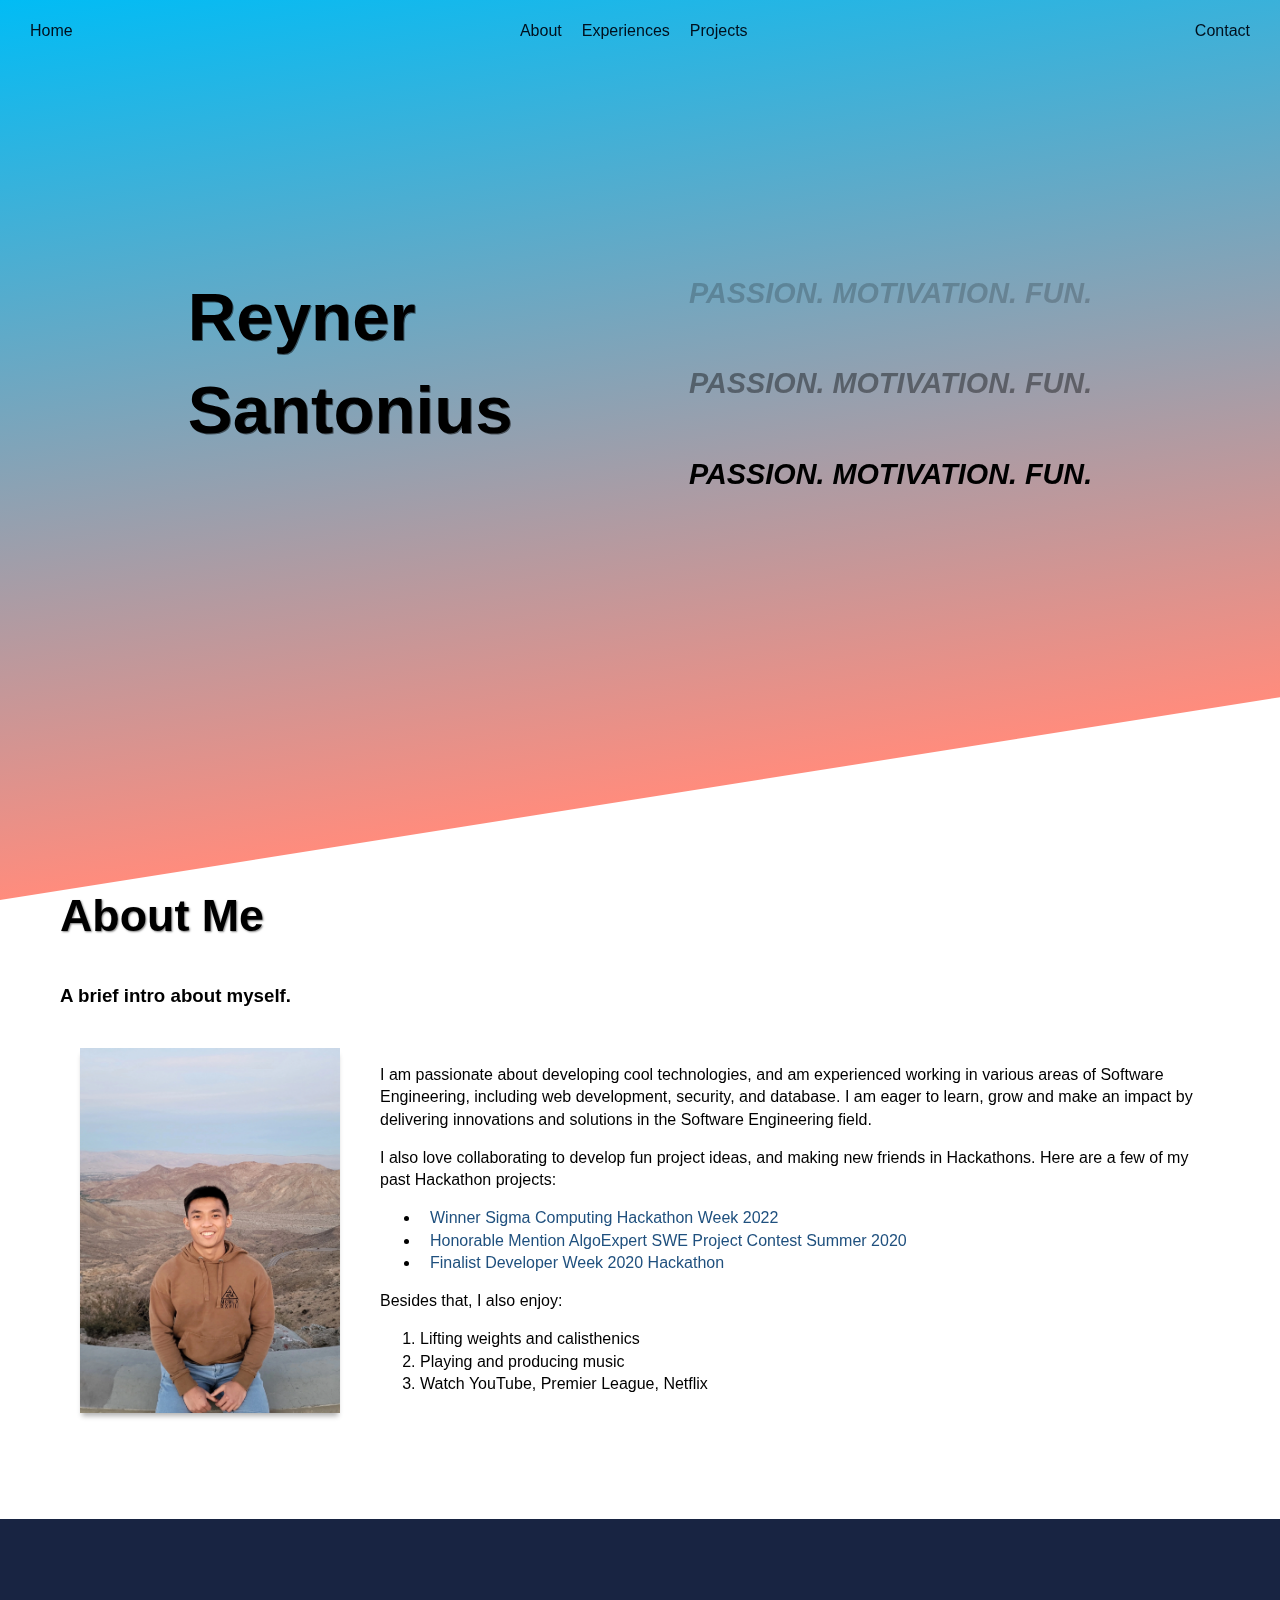
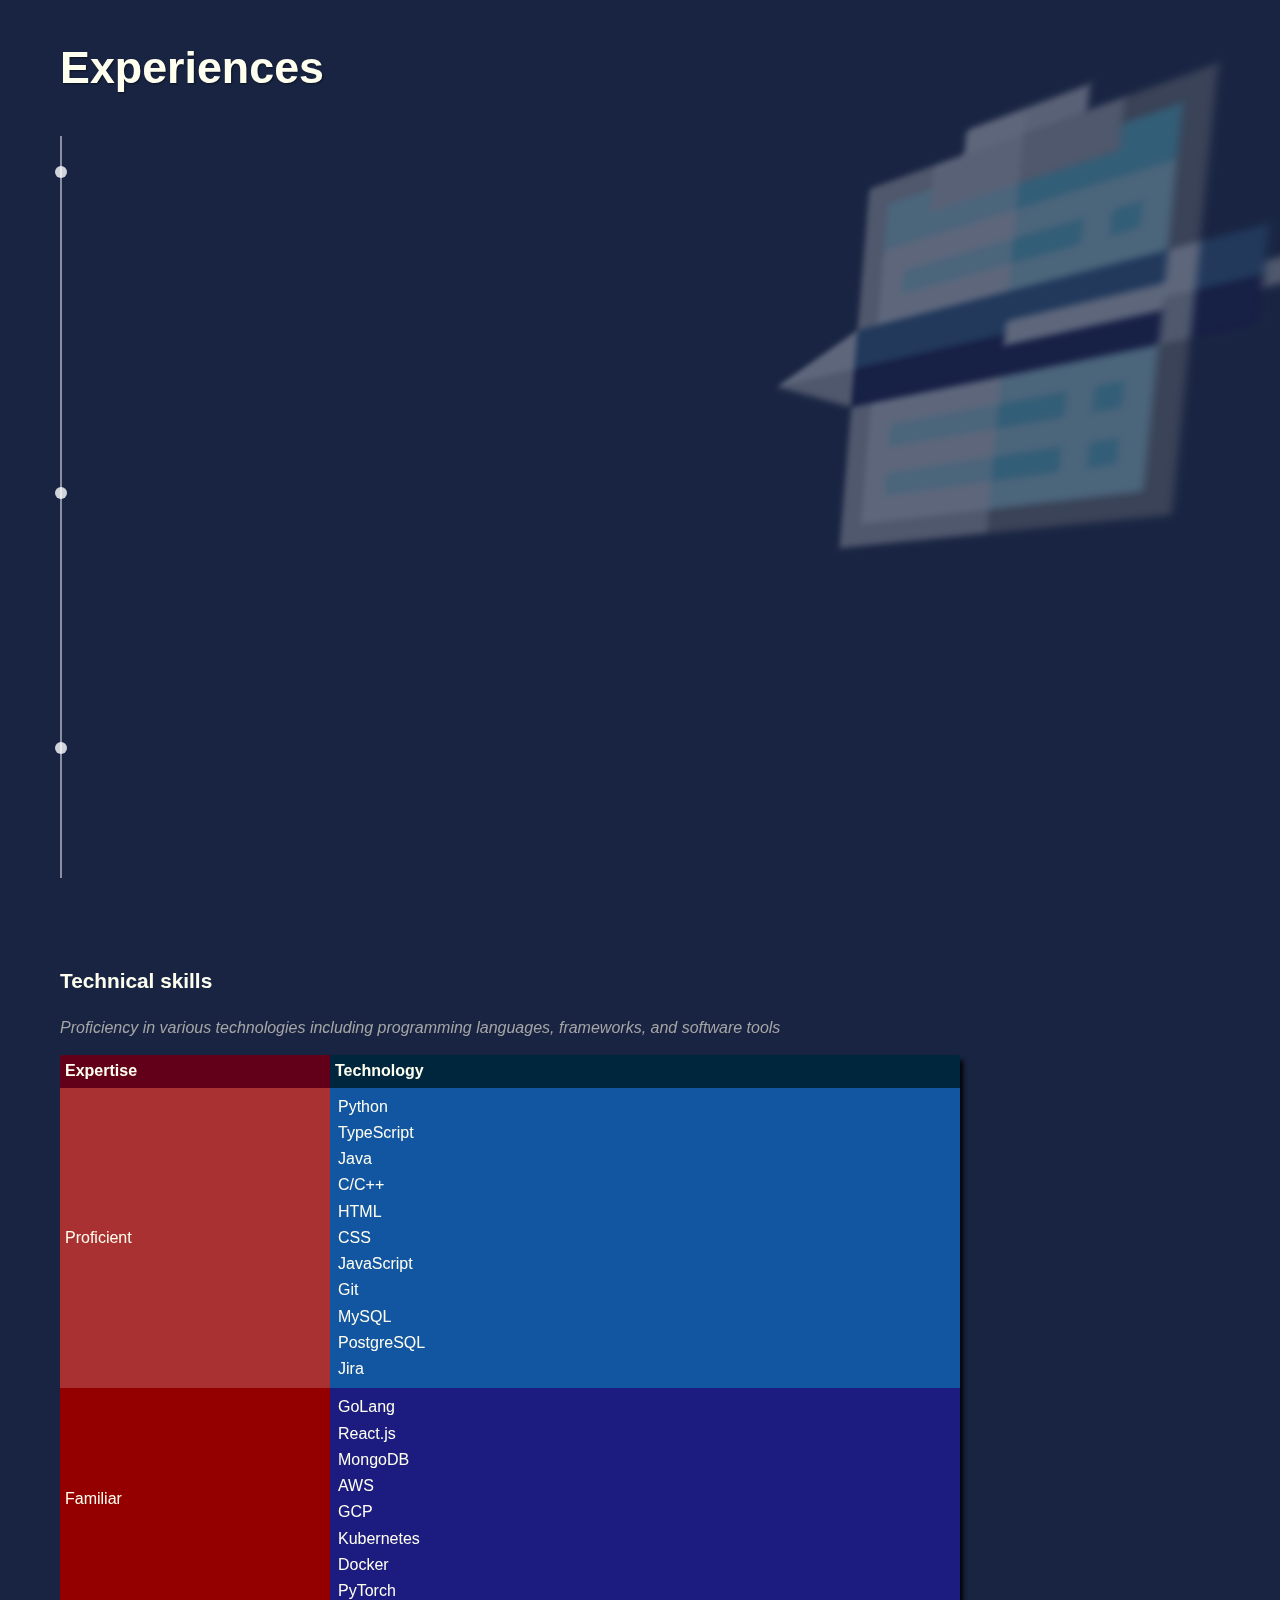
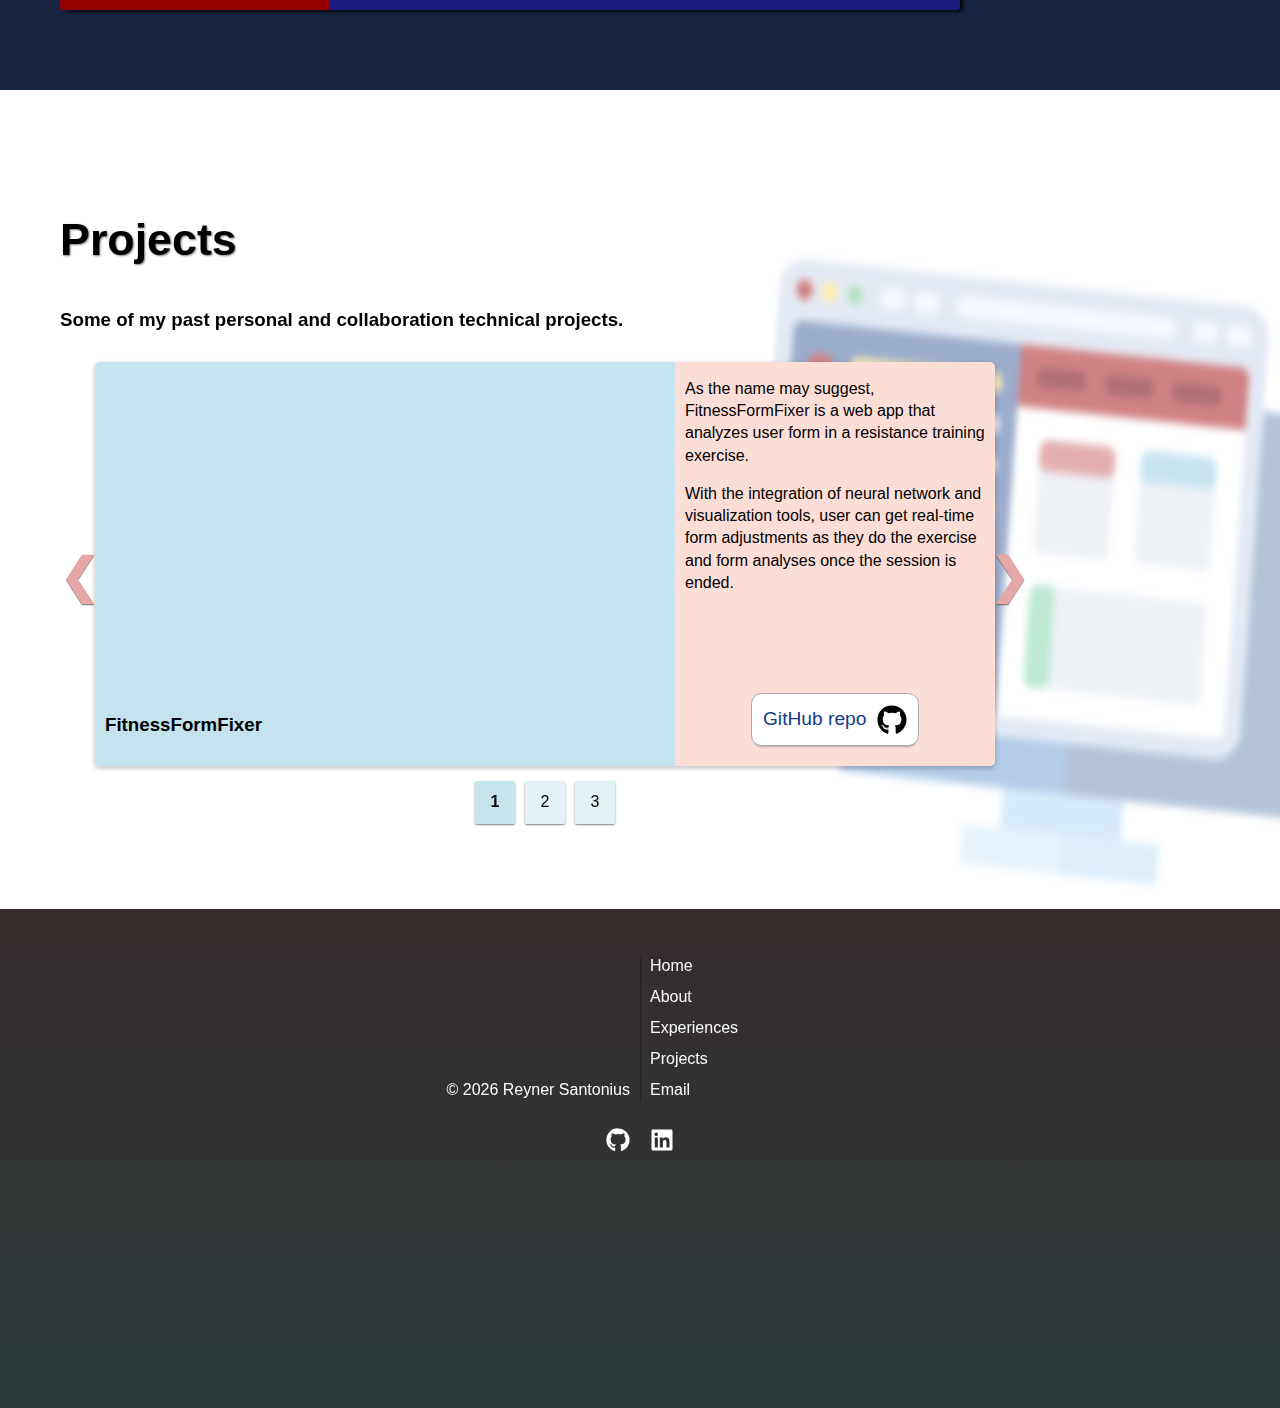
<file: index.html>
<!DOCTYPE html>
<html lang="en">
<head>
    <meta charset="UTF-8">
    <meta http-equiv="X-UA-Compatible" content="IE=edge">
    <meta name="viewport" content="width=device-width, initial-scale=1.0">
    <meta name="description" content="Portfolio site">
    <link href="./assets/styles/index.css" rel="stylesheet">
    <link rel="preconnect" href="https://fonts.googleapis.com">
    <link rel="preconnect" href="https://fonts.gstatic.com" crossorigin>
    <link href="https://fonts.googleapis.com/css2?family=Open+Sans" rel="stylesheet">
    <title>Reyner's Portfolio</title>
</head>
    <header>
        <nav class="nav-reg">
            <ul class="nav-ul">
                <li>
                    <a href="#home">Home</a>
                </li>
            </ul>
            <ul class="nav-ul">
                <li><a href="#about">About</a></li>
                <li><a href="#experiences">Experiences</a></li>
                <li><a href="#projects">Projects</a></li>
            </ul>
            <ul class="nav-ul">
                <li><a href="#contact">Contact</a></li>
            </ul>
        </nav>
        <div class="nav-div-wrapper">
            <input type="checkbox" id="mobile-menu">
            <label for="mobile-menu">
                <div id="nav-icon3">
                    <span></span>
                    <span></span>
                    <span></span>
                    <span></span>
                  </div>
            </label>
            <nav class="nav-mobile">
                <ul class="nav-ul-mobile">
                    <li>
                        <a href="#home">Home</a>
                    </li>
                    <li><a href="#about">About</a></li>
                    <li><a href="#experiences">Experiences</a></li>
                    <li><a href="#projects">Projects</a></li>
                    <li><a href="#contact">Contact</a></li>
                </ul>
            </nav>
        </div>
    </header>

    <main>
        <section id="home">
            <div id="home-bg"></div>
            <div id="home-content">
                <div id="home-name">
                    <h1>Reyner Santonius</h1>
                </div>
                <div id="home-values">
                    <div id="home-motto">
                        <h2 class="home-shades-value"><em>Passion. Motivation. Fun.</em></h2>
                        <h2 class="home-shades-value"><em>Passion. Motivation. Fun.</em></h2>
                        <h2><em>Passion. Motivation. Fun.</em></h2>
                    </div>
                </div>
            </div>
        </section>
    
        <section id="about">
            <h2>About Me</h2>
            <h3>A brief intro about myself.</h3>
            <div class="grid-container">
                <div class="grid-item-pic">
                    <picture>
                        <source srcset="./assets/media/prof-pic.webp" media="(max-width:200px)">
                        <img src="./assets/media/prof-pic.webp" alt="Portfolio profile picture">
                    </picture>
                </div>
                <div class="grid-item-details">
                    <div class="grid-item-main">
                        <p>I am passionate about developing cool technologies, and am experienced working in various areas of Software Engineering, including web development, security, and database. I am eager to learn, grow and make an impact by delivering innovations and solutions in the Software Engineering field.</p>
                        <p>I also love collaborating to develop fun project ideas, and making new friends in Hackathons. Here are a few of my past Hackathon projects:</p>
                        <ul>
                            <li><a href="https://www.sigmacomputing.com/" target="_blank">Winner Sigma Computing Hackathon Week 2022</a></li>
                            <li><a href="https://www.algoexpert.io/swe-project-contests/2020-summer" target="_blank">Honorable Mention AlgoExpert SWE Project Contest Summer 2020</a></li>
                            <li><a href="https://www.developerweek.com/" target="_blank">Finalist Developer Week 2020 Hackathon</a></li>
                        </ul>
                    </div>
                    <div class="grid-item-other">
                        <p>Besides that, I also enjoy:</p>
                        <ol>
                            <li>Lifting weights and calisthenics</li>
                            <li>Playing and producing music</li>
                            <li>Watch YouTube, Premier League, Netflix</li>
                        </ol>     
                    </div>
                </div>
            </div>
        </section>
    
        <section id="experiences">
            <h2>Experiences</h2>
            <!-- www.svgrepo.com/ -->
            <img src="/assets/media/survey-svgrepo-com.svg" alt="experience svg">

            <div class="work-hist timeline">  
                <div class="timeline-item">
                    <div class="timeline-dots"></div>
                    <div class="experience-card">
                        <div class="experience-card-title">
                            <h4>Software Engineer Intern <a href="https://www.sigmacomputing.com/" target="_blank">@Sigma Computing</a></h4>
                            <p><i>San Francisco, CA | Jun - Sep 2022 </i></p>
                        </div>
                        <div class="experience-card-desc">
                            <ul>
                                <li>
                                    Worked on crossover services focusing on Sigma's application backbone architecture.
                                </li>
                                <li>
                                    Project: 
                                    <ul>
                                        <li>Cut down <strong>over 90%</strong> service-level JWT key rotation operations by designing and implementing autonomous key rotation.</li>
                                        <li>Reduced <strong>over 50%</strong> code duplication by modularizing multiple codebases’ JWT signing and verification mechanisms.</li>
                                        <li>Resolved conflict between server and a client service’s JWT signing by generating separate RSA-256 key-pair in k8s config.
                                        </li>
                                    </ul>
                                </li>
                            </ul>
                            
                        </div>
                    </div>
                </div>
                <!-- <div class="timeline-item">
                    <div class="timeline-dots"></div>
                    <div class="experience-card">
                        <div class="experience-card-title">
                            <h4>Finalist <a href="https://www.developerweek.com/" target="blank">@Developer Week</a></h4>
                            <p><i>San Francisco CA | 2020</i></p>
                        </div>
                        <div class="experience-card-desc">
                            <p>Top 5 overall best project at <a href="https://twitter.com/search?q=%23DEVWEEK2020&src=typed_query&f=top" target="blank">#DEVWEEK2020</a> Hackathon.</p>
                            
                        </div>
                    </div>
                </div>
                <div class="timeline-item">
                    <div class="timeline-dots"></div>
                    <div class="experience-card">
                        <div class="experience-card-title">
                            <h4>Honorable Mention <a href="https://www.algoexpert.io/swe-project-contests/2020-summer" target="blank">@AlgoExpert</a> SWE Contest</h4>
                            <p><i>(Remote) | 2020</i></p>
                        </div>
                        <div class="experience-card-desc">
                            <p>Honorable Mention ot AlgoExpert Software Engineering Project Contest Summer 2020.</p>
                        </div>
                    </div>
                </div> -->
                
                <div class="timeline-item">
                    <div class="timeline-dots"></div>
                    <div class="experience-card">
                        <div class="experience-card-title">
                            <h4>Computer Science Tutor <a href="https://www.ucsd.edu/" target="_blank">@UC San Diego</a> </h4>
                            <p><i>San Diego, CA | Sep 2022 - Dec 2022</i></p>
                        </div>
                        <div class="experience-card-desc">
                            <ul>
                                <li>Worked closely with 7 other instructional staff to provide tutoring to over 200 undergraduate and graduate students in Software Project Computer Architecture course.
                                </li>
                                <li>Successfully debugged and provided feedback on students’ labs and programming assignments.</li>
                                <li>Collaborated on test-driving labs for spelling and technical errors.
                                </li>
                            </ul>
                            
                        </div>
                    </div>
                </div>

                <div class="timeline-item">
                    <div class="timeline-dots"></div>
                    <div class="experience-card">
                        <div class="experience-card-title">
                            <h4>Mathematics Tutor <a href="https://laney.edu/" target="_blank">@Laney College</a> </h4>
                            <p><i>Oakland, CA | Aug 2019 - May 2020</i></p>
                        </div>
                        <div class="experience-card-desc">
                            <p>Courses: Calculus, Discrete Math, Linear Algebra.</p>
                            <ul>
                                <li>Led group discussions and provided one-to-one tutoring sessions to students in multiple Mathematics subjects to help understand material and promote academic success.</li>
                            </ul>
                            
                        </div>
                    </div>
                </div>
            </div>

            <div id="technical-skills">
                <h3>Technical skills</h3>
                <p><i>Proficiency in various technologies including programming languages, frameworks, and software tools</i></p>
                <table class="table-skills">
                    <tbody>
                        <tr>
                            <th scope="col" class="column-expertise">Expertise</th>
                            <th scope="col" class="column-tech">Technology</th>
                        </tr>
                        <tr>
                            <td class="skill-table-level-proficient">Proficient</td>
                            <td class="skill-table-tools-proficient">
                                <table>
                                    <tbody>
                                        <tr>
                                            <td>Python</td>
                                        </tr>
                                        <tr>
                                            <td>TypeScript</td>
                                        </tr>
                                        <tr>
                                            <td>Java</td>
                                        </tr>
                                        <tr>
                                            <td>C/C++</td>
                                        </tr>
                                        <tr>
                                            <td>HTML</td>
                                        </tr>
                                        <tr>
                                            <td>CSS</td>
                                        </tr>
                                        <tr>
                                            <td>JavaScript</td>
                                        </tr>
                                        <tr>
                                            <td>Git</td>
                                        </tr>
                                        <tr>
                                            <td>MySQL</td>
                                        </tr>
                                        <tr>
                                            <td>PostgreSQL</td>
                                        </tr>
                                        <tr>
                                            <td>Jira</td>
                                        </tr>
                                    </tbody>
                                </table>
                            </td>
                        </tr>
                        <tr>
                            <td class="skill-table-level-familiar">Familiar</td>
                            <td class="skill-table-tools-familiar">
                                <table>
                                    <tbody>
                                        <tr>
                                            <td>GoLang</td>
                                        </tr>
                                        <tr>
                                            <td>React.js</td>
                                        </tr>
                                        <tr>
                                            <td>MongoDB</td>
                                        </tr>
                                        <tr>
                                            <td>AWS</td>
                                        </tr>
                                        <tr>
                                            <td>GCP</td>
                                        </tr>
                                        <tr>
                                            <td>Kubernetes</td>
                                        </tr>
                                        <tr>
                                            <td>Docker</td>
                                        </tr>
                                        <tr>
                                            <td>PyTorch</td>
                                        </tr>
                                    </tbody>
                                </table>
                            </td>
                        </tr>
                    </tbody>
                </table>        
            </div>
        </section>

        <section id="projects">
            <h2>Projects</h2>
            <h3>Some of my past personal and collaboration technical projects.</h3>
            <div class="slider">
                <span class="prev-slide" onclick="moveSlide(-1)">&#10094;</span>
                <span class="next-slide" onclick="moveSlide(1)">&#10095;</span>
                <section class="projects-container">
                    <div class="project-element-grid-container-2">
                        <div class="grid-item-project-thumbnail">
                            <iframe width="560" height="315" src="https://www.youtube.com/embed/WXlDG_hzE0E" title="YouTube video player" allow="accelerometer; autoplay; clipboard-write; encrypted-media; gyroscope; picture-in-picture" allowfullscreen></iframe>
                            <h3>FitnessFormFixer</h3>
                        </div>
                        <div class="grid-item-project-detail">
                            <div class="project-desc">
                                <p>As the name may suggest, FitnessFormFixer is a web app that analyzes user form in a resistance training exercise. </p>
                                <p>With the integration of neural network and visualization tools, user can get real-time form adjustments as they do the exercise and form analyses once the session is ended.</p>
                            </div>
                            <div class="project-github">
                                <!-- work cited: https://github.com/FortAwesome/Font-Awesome -->
                                <a href="http://github.com/latteslurp/FitnessFormFixer" target="_blank">GitHub repo
                                <img src="./assets/icons/github.svg" alt="github logo"></a>
                            </div>
                        </div>
                        <div class="project-toggle-desc">
                            <button id="toggle-desc-prompt">
                                Open description
                            </button>
                        </div>
                    </div>
                    <div class="project-element-grid-container-2">
                        <div class="grid-item-project-thumbnail">
                            <iframe width="560" height="315" src="https://www.youtube.com/embed/CJofgszQDRQ" title="YouTube video player" allow="accelerometer; autoplay; clipboard-write; encrypted-media; gyroscope; picture-in-picture" allowfullscreen></iframe>
                            <h3>Recipeasy</h3>
                        </div>
                        <div class="grid-item-project-detail">
                            <div class="project-desc">
                                <p>Recipeasy is a recipe management web app, where user can look up, create, update, and delete a recipe.</p>
                                <p>In this collaboration, I helped implement various frontend functionalities, such as renders recipes on the homepage from the database, as well as the search and filtering features.</p>
                            </div>
                            <div class="project-github">
                                <!-- work cited: https://github.com/FortAwesome/Font-Awesome -->
                                <a href="https://github.com/cse110-fa21-group25/cse110-fa21-group25" target="_blank">GitHub repo
                                <img src="./assets/icons/github.svg" alt="github logo"></a>
                            </div>
                        </div>
                        <div class="project-toggle-desc">
                            <button id="toggle-desc-prompt">
                                Open description
                            </button>
                        </div>
                    </div>
                    <div class="project-element-grid-container-2">
                        <div class="grid-item-project-thumbnail">
                            <img src="./assets/media/datascience-proj-thumb.webp" alt="data science project thumbnail"/>
                            <h3>COVID-19 ~ CPI Score</h3>
                        </div>
                        <div class="grid-item-project-detail">
                            <div class="project-desc">
                                <p>A data science collaboration project that observes the relationship between a country's corruption level with its COVID-19 infection rate, done in Python and some libraries. </p>
                                <p>I helped the team web scrape one of the data we use in our project, as well as the data cleaning, data analyses, and conclusion sections of the project.</p>
                            </div>
                            <div class="project-github">
                                <!-- work cited: https://github.com/FortAwesome/Font-Awesome -->
                                <a href="https://github.com/COGS108/FinalProjects-Wi22/blob/main/FinalProjectGroup048-Wi22.ipynb" target="_blank">GitHub repo
                                <img src="./assets/icons/github.svg" alt="github logo"></a>
                            </div>
                        </div>
                        <div class="project-toggle-desc">
                            <button id="toggle-desc-prompt">
                                Open description
                            </button>
                        </div>
                    </div>
                </section>
                <div class="slide-nums-holder">
                    <span onclick="updateSlide(0)" class="slide-num active-slide">1</span>
                    <span onclick="updateSlide(1)" class="slide-num">2</span>
                    <span onclick="updateSlide(2)" class="slide-num">3</span>
                </div>
            </div>
            <img src="./assets/media/coding-svgrepo-com.svg" alt="code image">
            <img src="./assets/media/tools-and-utensils-programmer-svgrepo-com.svg" alt="code image 2">
        </section>
    </main>

    <footer>
        <div class="footer-content">
            <div class="grid-container-footer">
                <div class="grid-item-footer-copyright">
                    <p>&copy; <span id="copyright-line"></span> Reyner Santonius</p>
                </div>
                <div class="grid-item-footer-nav">
                    <ul>
                        <li><a href="#home">Home</a></li>
                        <li><a href="#about">About</a></li>
                        <li><a href="#experiences">Experiences</a></li>
                        <li><a href="#projects">Projects</a></li>
                        <li id="contact">
                            <ul class="contact-list">
                                <li>
                                    <a href = "mailto:rsantonius@ucsd.edu">
                                        Email
                                    </a>
                                </li>
                            </ul>
                        </li>
                    </ul>
                </div>
            </div>
            <div class="footer-socials">
                <a href="https://www.github.com/latteslurp" target="_blank"><img src="./assets/icons/github.svg" alt="github logo"></a>
                <a href="https://www.linkedin.com/in/reynersantonius" target="_blank"><img src="./assets/icons/linkedin.svg" alt="github logo"></a>
            </div>
        </div>
    </footer>

    <script src="./assets/scripts/index.js"></script>

</body>
</html>
</file>
<file: assets/styles/index.css>
/* general */
html, body{
    margin: 0;
    height: 100%;
    width: 100%;
    max-width: 100%;
}

* {
    font-family: 'Rubik', Arial, Helvetica, sans-serif;
    line-height: 2.5ch;
}

.shown{
    display: block;
}

.hidden{
    display: none;
}

.invisible{
    visibility: hidden;
}

p {
    font-weight: 350;
}

h2{
    font-size: 2.8em;
}

main section {
    display: block;
    height:auto;
    padding: 80px 60px;
}

section > h2{
    text-shadow: 1px .5px 2px rgba(0, 0, 0, 0.5);
}

.nav-reg {
    display: flex;
    justify-content: space-between;
    align-items: flex-start;
    margin: 20px;
}

header input[type="checkbox"]{
    display: none;
}

label[for="mobile-menu"]{
    display: none;
}

.nav-mobile{
    display: none;
}

header{
    width: 100%;
    display: block;
}

.nav-ul {
    display: flex;
    flex-direction: row;
    justify-content: center;
    align-items: center;
    margin: 0;
    padding: 0;
    list-style: none;
}

.nav-ul-mobile {
    list-style: none;
    padding: 10px;
}

.nav-ul li a, .nav-ul-mobile li a{
    padding: 10px;
    text-decoration: none;
    color: rgb(0, 15, 29);
}

.nav-ul li a:hover, .nav-ul-mobile li a:hover{
    color: #882b00;
}

.nav-ul-mobile li{
    padding: 10px 0;
}

/* home/landing section */
#home{
    padding: 10vh 5vw 15% 5vw;
}

#home-bg{
    top: 0;
    bottom: 0;
    right: 0;
    left: 0;
    position: absolute;
    display: block;
    height: 100%;
    min-height: 85ch;
    width: inherit;
    background-image: linear-gradient(#01bcf5, #ff8c7d);
    transform: skewY(-9deg);
    transform-origin: top left;
    z-index: -1;
}

#home-content{
    display: flex;
    justify-content: space-around;
    align-items: center;
}

#home-name, #home-values{
    margin: 8ch;
}

#home-name{
    width: 22%;
}

#home-name h1 {
    font-size: 4.2em;
    font-weight: 900;
    text-shadow: 1px .5px .5px rgba(0, 0, 0, 0.5);
}

#home-values h2{
    font-size: 1.8em;
    text-transform: uppercase;
    margin: 50px 0 10px;
}

#home-values h2:first-child{
    opacity: 0.2;
}

#home-values h2:nth-child(2){
    opacity: 0.4;
}

#home-logo {
    display: flex;
    justify-content: space-evenly;
}

#home-logo img{
    width: 35px;
    height: 35px;
    padding-right: 2ch;
}

/* About section */
.grid-container{
    display: grid;
    grid-template-columns: repeat(2, 1fr);
    grid-template-rows: 1fr;
    /* width: 82vw; */
    margin: auto;
    display: flex;
}

.grid-item-pic{
    grid-column: 1 / span 1;
    grid-row: 1 2;
    /* justify-self: end; */
    align-self: center;
    margin: 20px;
}

.grid-item-pic img{
    width: 260px;
    height: 365px;
    box-shadow: 0px 5px 5px -2px rgba(0,0,0,.3);
}

.grid-item-details{
    margin: 20px;
}

.grid-item-main ul li a{
    padding: 10px;
    text-decoration: none;
    color: rgb(31, 80, 126);
}

.grid-item-main ul li a:hover{
    color: rgb(80, 136, 189);
}

aside {
    width: 40%;
    padding-left: .5rem;
    margin-left: .5rem;
    float: right;
    border-left: 1px solid black;
    box-shadow: inset 2px 0px 2px -2px;
    font-style: italic;
    color: rgb(71, 81, 87);
}

/* Experience */
#experiences{
    background-color: #182442;
    color: ivory;
}

#experiences{
    position: relative;
    perspective: 800px;
    overflow: hidden;
}

#experiences img[alt="experience svg"]{
    width: 600px;
    height: 600px;
    top: 100px;
    right: 30px;
    position: absolute;
    transform: rotate3d(-0, -8, 0, 35deg) rotateZ(5deg);
    filter: blur(3px);
    opacity: 0.3;
    z-index: -1;
}

@media screen and (max-width:1320px) {
    #experiences img[alt="experience svg"]{
        opacity: 0.3;
        width: 550px;
        height: 550px;
        top: 140px;
        right: 0px;
    }
}

.experience-card{
    box-shadow: 2px 1px 2px 1px black;
    border-radius: 5px;
    background-color: #05374d;
    margin-left: 20px;
    margin-bottom: 20px;
    width: 90%;
    max-width: 700px;
}

.fade-in-entry{
    animation: fadeInRight 500ms ease-in-out;
    visibility: visible;
}

@keyframes fadeInRight {
  from {
    opacity: 0;
    transform: translateX(300px);
  }
  to {
    opacity: 1;
  }
}

.experience-card-title{
    /* border-bottom: 1px solid rgb(36, 49, 122); */
    border-radius: inherit; 
    border-bottom-left-radius: 0;
    border-bottom-right-radius: 0;
    padding: 10px;
    background-color: #05445E;
}

.experience-card-title h4, .experience-card-title p{
    margin: 0;
}

.experience-card-title h4{
    font-size: 1.3rem;
}

.experience-card-title h4 a{
    color: rgb(208, 240, 240);
    text-decoration: none;
}

.experience-card-title h4 a:hover{
    color: rgb(179, 209, 209);
}

.experience-card-title p{
    color: rgb(201, 201, 201);
    text-shadow: 0 1px 1px rgba(0, 0, 0, 0.5);
}

.experience-card-desc{
    padding: 10px;
}

.experience-card-desc p a{
    color: rgba(136, 214, 243, 0.9);
    text-decoration: none;
}

.experience-card-desc p a:hover{
    color: rgba(129, 181, 201, 0.9);
}

.timeline{
    position: relative;
}

.timeline::before{
    content: '';
    background: rgba(250, 250, 250, 0.5);
    width: 2px;
    height: 95%;
    position: absolute;
    z-index: -1;
}

.timeline-item{
    margin-bottom: 20px;
    margin-left: 20px;
}

.timeline-dots{
	width: 12px;
	height: 12px;
	background: rgba(255, 255, 255, 0.8);
	border-radius: 50%;
	position: absolute;
	margin-top: 30px;
	margin-left: -25px;
}


#technical-skills > table{
    width: 100%;
    border-collapse: collapse;
    box-shadow: 5px 3px 5px -2px black;
    border-radius: 5px;
}

#technical-skills > table tr:first-child th:first-child {
    border-top-left-radius: 3px;
}

#technical-skills > table tr:first-child th:last-child {
    border-top-right-radius: 3px;
}

#technical-skills > table tr:last-child td:first-child {
    border-bottom-left-radius: 3px;
}

#technical-skills > table tr:last-child td:last-child {
    border-bottom-right-radius: 3px;
}

.table-skills{
    text-align: left;
    padding: 2ch;
}

#technical-skills{
    margin-top: 50px;
    max-width: 900px;
}

#technical-skills > h3 {
    font-size: 1.3rem;
}

#technical-skills > h3 + p {
    color: rgb(165, 165, 165);
}

.column-expertise{
    background-color: rgb(97, 0, 24);
    padding: 5px;
}

.column-tech{
    background-color: rgb(0, 38, 61);
    padding: 5px;
}

.skill-table-level-proficient{
    width: 30%;
    background-color: rgb(170, 49, 49);
    padding: 5px;
}

.skill-table-tools-proficient{
    background-color: rgb(18, 85, 161);
    padding: 5px;
}

.skill-table-level-familiar{
    width: 30%;
    background-color: rgb(148, 0, 0);
    padding: 5px;
}

.skill-table-tools-familiar{
    background-color: rgb(28, 28, 128);
    padding: 5px;
}

/* Projects */
#projects{
    position: relative;
    overflow: hidden;
}

.slider{
    position: relative;
    max-width: 970px;
}

/* .slider ul li */
.project-element-grid-container-2{
    margin: 10px;
    grid-row: auto;
    grid-column: auto;
    visibility: visible;
    display: grid;
    grid-auto-flow: column;
    height: auto;
    flex-direction: row;
    box-shadow: 0px 2px 4px 1px rgba(0,0,0,.2);
    border-radius: 5px;
    position: relative;
    padding: 0;
    line-height: 300px;
    list-style: none;
}

.project-element-grid-container-2-js{
    grid-row: 1;
    grid-column: 1;
    display: grid;
    grid-auto-flow: column;
    height: auto;
    flex-direction: row;
    box-shadow: 0px 2px 4px 1px rgba(0,0,0,.2);
    border-radius: 5px;
    position: relative;
    margin: auto;
    line-height: 300px;
    list-style: none;
    width: 80vw;
    max-width: 900px;
}

.fade-in {
    opacity: 1;
    animation-name: fadeIn;
    animation-timing-function: ease-in;
    animation-duration: 100ms;
}

@keyframes fadeIn{
    0%{
        opacity: 40%;
        filter: contrast(90%);
    }
    100%{
        opacity: 100%;
        filter: none;
    }
}

.projects-container{
    display: flex;
    flex-direction: column;
    align-items: center;
    justify-content: center;
    /* width: 82vw; */
    margin: auto;
    height: auto;
    padding: 10px;
}

.projects-container-js{
    display: grid;
    grid-template-rows: 1fr;
    /* width: 82vw; */
    margin: auto;
    height: auto;
    padding: 10px;
}

span.prev-slide, span.next-slide{
    display: none;
}

span.prev-slide-js, span.next-slide-js {
    position: absolute;
    top: 40%;
    z-index: 999;
    padding: 0;
    display: block;
    margin: auto;
    width: auto;
    height: auto;
    color: rgb(230, 167, 167);
    text-shadow: 0 1px .5px rgba(0,0,0,.5);
    text-decoration: none;
    font-weight: 600;
    font-size: 3em;
    opacity: 1;
    cursor: pointer;
    border-radius: 2px 2px 2px 2px;
    transition: linear 80ms;
}
  
span.prev-slide-js:hover, span.next-slide-js:hover {
    color: rgb(192, 134, 134);
}
  
span.prev-slide-js {
    left: 0;
}
  
span.next-slide-js {
    right: 0;
}

.slide-nums-holder{
    display: none;
}

.slide-nums-holder-js{
    display: flex;
    flex-direction: row;
    align-items: center;
    justify-content: center;
}

.slide-num{
    padding: 10px;
    background-color: rgba(200, 230, 236, 0.5);
    margin: 5px;
    border-radius: 2px;
    box-shadow: 0 1px 2px 0 rgba(0, 0, 0, 0.5);
    transition: linear 80ms;
    text-align: center;
    width: 20px;
}

.slide-num:hover{
    cursor: pointer;
    background-color: rgba(187, 219, 226, .9);
}

.slide-num.active-slide{
    background-color: rgba(184, 223, 231, 0.8);
    font-weight: 900;
}

.grid-item-project-thumbnail{
    padding: 10px; 
    justify-self: center;
    background-color: rgb(196, 227, 238);
    border-top-left-radius: inherit;
    border-bottom-left-radius: inherit;
}

.grid-item-project-thumbnail iframe{
    border: 0;
}

.grid-item-project-thumbnail img{
    width: 560px;
    height: 315px;
}

.grid-item-project-detail{
    margin-bottom: 10px;
    height: 100%;
    background-color: rgb(252, 222, 215);
    display: grid;
    border-top-right-radius: inherit;
    border-bottom-right-radius: inherit;
}

.project-desc{
    margin: 0 10px 0 10px;
    height: fit-content;
}

.project-github{
    margin-bottom: 20px;
    justify-self: center;
    align-self: end;
    display: flex;
    justify-content: center;
}

.project-github a:hover{
    background-color: rgb(247, 247, 247);
    transition: ease-in 80ms;
}

.project-github a{
    color:rgb(16, 59, 139);
    text-decoration: none;
    font-size: 1.2em;
    display: flex;
    align-items: center;
    border: .5px solid #aaaaaa;
    border-radius: 1ch;
    box-shadow: 0 3px 2px -2px #aaaaaa;
    padding: 1ch;
    background-color: #ffffff;
}

.project-github img{
    width: 30px;
    height: 30px;
    padding-left: 1ch;
}

.project-toggle-desc{
    display: none;
}

#projects img[alt="code image"]{
    width: 600px;
    height: 600px;
    bottom: 100px;
    right: -30px;
    position: absolute;
    transform: rotate3d(-0, -8, 0, 35deg) rotateZ(5deg);
    /* opacity: 0.8; */
    filter: grayscale(.5) contrast(92%) brightness(1.1) blur(4px);
    z-index: -1;
}

#projects img[alt="code image 2"]{
    width: 550px;
    height: 550px;
    bottom: 0;
    right: -70px;
    position: absolute;
    transform: rotate3d(-0, -8, 0, 35deg) rotateZ(5deg);
    opacity: 0.3;
    filter: blur(4px);
    z-index: -2;
}

/* Footer */
footer{
    display: block;
    margin: auto;
    bottom: 0;
    left:0;
    width:100%;
    padding: 30px 0px 240px 0px;
    max-height: 80vh;
    background-image: linear-gradient(#362c2c, #2c3a3b);
}

.grid-container-footer{
    display: grid;
    grid-template-columns: repeat(2, 1fr);
    margin: auto;
}

.grid-item-footer-copyright{
    align-self: end;
    justify-self: end;
    color: rgb(250, 250, 250);
    padding-right: 10px;
}

.grid-item-footer-nav ul{
    list-style: none;
}

.grid-item-footer-nav > ul {
    box-shadow: inset 2px 0px 2px -2px;
    padding-left: 10px;
}

.grid-item-footer-nav ul li a{
    text-decoration: none;
    color: rgb(250, 250, 250);
}

.grid-item-footer-nav ul li{
    margin: 1ch 0;
}

.grid-item-footer-nav ul li a:hover{
    color: #ddd;
}

.contact-list{
    padding: 0;
}

.footer-socials{
    display: flex;
    justify-content: center;
}

.footer-socials a img{
    width: 1.5em;
    height: 1.5em;
    padding: 10px;
    filter: invert(100%);
}

.footer-socials a img:hover{
    filter: invert(80%);
}


/* Media queries */
@media screen and (max-width:1024px){
    #home{
        padding-bottom: 25vh;
    }
    
    #home-bg{
        height: 80%;
    }

    .home-shades-value{
        display: none;
    }
    #home-content{
        display: block;
        margin-bottom: 30%;
    }

    #home-content img{
        margin: 2pt;
    }

    #home-logo{
        display: inline-block;
        justify-content: space-evenly;
    }

    .grid-container{
        display: flex;
        flex-direction: column;
        align-items: flex-start;
    }
    
    .grid-item-pic img{
        width: 370px;
        height: 522px;
    }

    #experiences img[alt="experience svg"]{
        display: none;
    }

    #projects img[alt="code image"]{
        display: none;
    }
    
    #projects img[alt="code image 2"]{
        display: none;
    }

    .projects-container{
        display: grid;
        grid-template-columns: 1fr;
        box-sizing: border-box;
    }

    .projects-container-js{
        display: grid;
        grid-template-columns: 1fr;
        box-sizing: border-box;
    }

    .project-element-grid-container-2{
        display: flex;
        flex-direction: column;
        background-color: inherit;
        margin:auto;
        max-width: 800px;
        margin-bottom: 70px;
        width: 80vw;
    }

    .project-element-grid-container-2-js{
        display: flex;
        flex-direction: column;
        background-color: inherit;
        margin:auto;
        max-width: 800px;
    }

    .grid-item-project-thumbnail iframe{
        justify-self: center;
        width: 100%;
    }

    .grid-item-project-thumbnail img{
        width: 100%;
    }

    .grid-item-project-thumbnail{
        border-top-right-radius: inherit;
        border-bottom-left-radius: 0;
    }

    .grid-item-project-detail{
        justify-self: center;
        margin-bottom: 0;
        padding-bottom: 10px;
        border-left: none;
    }
    
    .grid-item-project-detail-no-js{
        display: none;
    }

    .grid-item-project-detail{
        border-top-right-radius: 0;
        border-bottom-right-radius: 0;
        background-color: rgb(252, 222, 215);
    }

    .grid-item-project-detail-js{
        border-top-right-radius: 0;
        border-bottom-right-radius: 0;
        background-color: rgb(252, 222, 215);
        padding-bottom: 10px;
    }

    .project-toggle-desc-js{
        display: flex;
        flex-direction: row;
        justify-content: center;
        padding: 5px 0;
        background-color: rgb(252, 222, 215);
        border-bottom-left-radius: inherit;
        border-bottom-right-radius: inherit;
    }

    .project-toggle-desc-js #toggle-desc-prompt{
        border: none;
        background-color: inherit;
        font-size: 1em;
        font-weight: 600;
        color: rgb(102, 7, 7);
    }

    .project-toggle-desc-js #toggle-desc-prompt:hover{
        cursor: pointer;
    }

    .animate-desc{
        animation: show-desc .3s ease-in forwards;
        transform-origin: center center;
    }
    
    @keyframes show-desc{
        0% {
            opacity: 0.5;
            transform: rotateX(-90deg)
        }
        70% {
            opacity: .7;
            transform: rotateX(20deg) 
        }
        100% {
            opacity: 1;
            transform: rotateX(0deg) 
        }
    }
}

@media screen and (max-width:768px) {
    .nav-reg{
        display: none;
    }

    label[for="mobile-menu"]{
        display: flex;
        flex-direction: row;
        justify-content: flex-end;
        position: relative;
        padding: 20px;
    }

    #nav-icon3 {
        width: 30px;
        height: 10px;
        position: relative;
        margin-bottom: 10px;
        -webkit-transform: rotate(0deg);
        -moz-transform: rotate(0deg);
        -o-transform: rotate(0deg);
        transform: rotate(0deg);
        -webkit-transition: .5s ease-in-out;
        -moz-transition: .5s ease-in-out;
        -o-transition: .5s ease-in-out;
        transition: .5s ease-in-out;
        cursor: pointer;
    }
      
    #nav-icon3 span {
        display: block;
        position: absolute;
        height: 5px;
        width: 100%;
        background: #000000;
        border-radius: 9px;
        opacity: 1;
        left: 0;
        -webkit-transform: rotate(0deg);
        -moz-transform: rotate(0deg);
        -o-transform: rotate(0deg);
        transform: rotate(0deg);
        -webkit-transition: .25s ease-in-out;
        -moz-transition: .25s ease-in-out;
        -o-transition: .25s ease-in-out;
        transition: .25s ease-in-out;
    }

    #nav-icon3 span:nth-child(1) {
        top: 0px;
    }
      
    #nav-icon3 span:nth-child(2),#nav-icon3 span:nth-child(3) {
        top: 10px;
    }
      
    #nav-icon3 span:nth-child(4) {
        top: 20px;
    }
      
    #mobile-menu:checked ~ label[for="mobile-menu"] #nav-icon3 span:nth-child(1) {
        top: 15px;
        width: 0%;
        left: 50%;
    }
      
    #mobile-menu:checked ~ label[for="mobile-menu"] span:nth-child(2) {
        -webkit-transform: rotate(45deg);
        -moz-transform: rotate(45deg);
        -o-transform: rotate(45deg);
        transform: rotate(45deg);
    }
      
    #mobile-menu:checked ~ label[for="mobile-menu"] span:nth-child(3) {
        -webkit-transform: rotate(-45deg);
        -moz-transform: rotate(-45deg);
        -o-transform: rotate(-45deg);
        transform: rotate(-45deg);
    }
      
    #mobile-menu:checked ~ label[for="mobile-menu"] span:nth-child(4) {
        top: 15px;
        width: 0%;
        left: 50%;
    }

    #mobile-menu:checked ~ .nav-mobile{
        display: block;
        position: relative;
        transition: 3s ease-out;
        border-radius: 5px;
    }
    
    #mobile-menu:checked ~ .nav-ul-mobile{
        display: block;
        border-radius: 5px;
    }

    .nav-ul-mobile{
        position: absolute;
        margin: 0;
        padding: 0;
        width: 100%;
        display: inline-block;
        border-radius: 5px;
    }

    .nav-ul-mobile li {
        overflow: hidden;
        padding-left: 0;
        padding-right: 0;
        font-weight: 800;
        background-color: rgba(136, 214, 243, 0.9);
        animation: rotate-menu .2s ease-in forwards;
        transform-origin: center center;
    }
    
    @keyframes rotate-menu {
        0% {
            /* opacity: 0.5; */
            transform: rotateX(-90deg)
        }
        70% {
            /* opacity: .7; */
            transform: rotateX(20deg) 
        }
        100% {
            /* opacity: 1; */
            transform: rotateX(0deg) 
        }
    }

    .nav-ul-mobile li a {
        padding-left: 10px;
    }

    #home{
        padding-bottom: 30%;
    }

    #home-values, #home-name{
        margin-left: 5ch;
        margin-right: 5ch;
    }
    
    .grid-item-pic img{
        width: 340px;
        height: 483px;
    }

    .project-element-grid-container-2{
        display: flex;
        flex-direction: column;
        background-color: inherit;
        max-width: 600px;
    }

    .grid-item-project-thumbnail iframe{
        width: 100%;
    }
}

@media screen and (max-width:480px) {
    .project-element-grid-container-2{
        display: flex;
        flex-direction: column;
        background-color: inherit;
        max-width: 450px;
    }

    #home-content{
        margin-bottom: 50%;
    }

    #home-name, #home-values{
        margin: 3ch;
    }
    #home-name{
        width: fit-content;
    }
    
    #home-name h1 {
        font-size: 3em;
    }
    
    #home-values h3{
        font-size: 1.5em;
    }

    .grid-item-pic img{
        width: 290px;
        height: 418px;
    }
}
</file>
